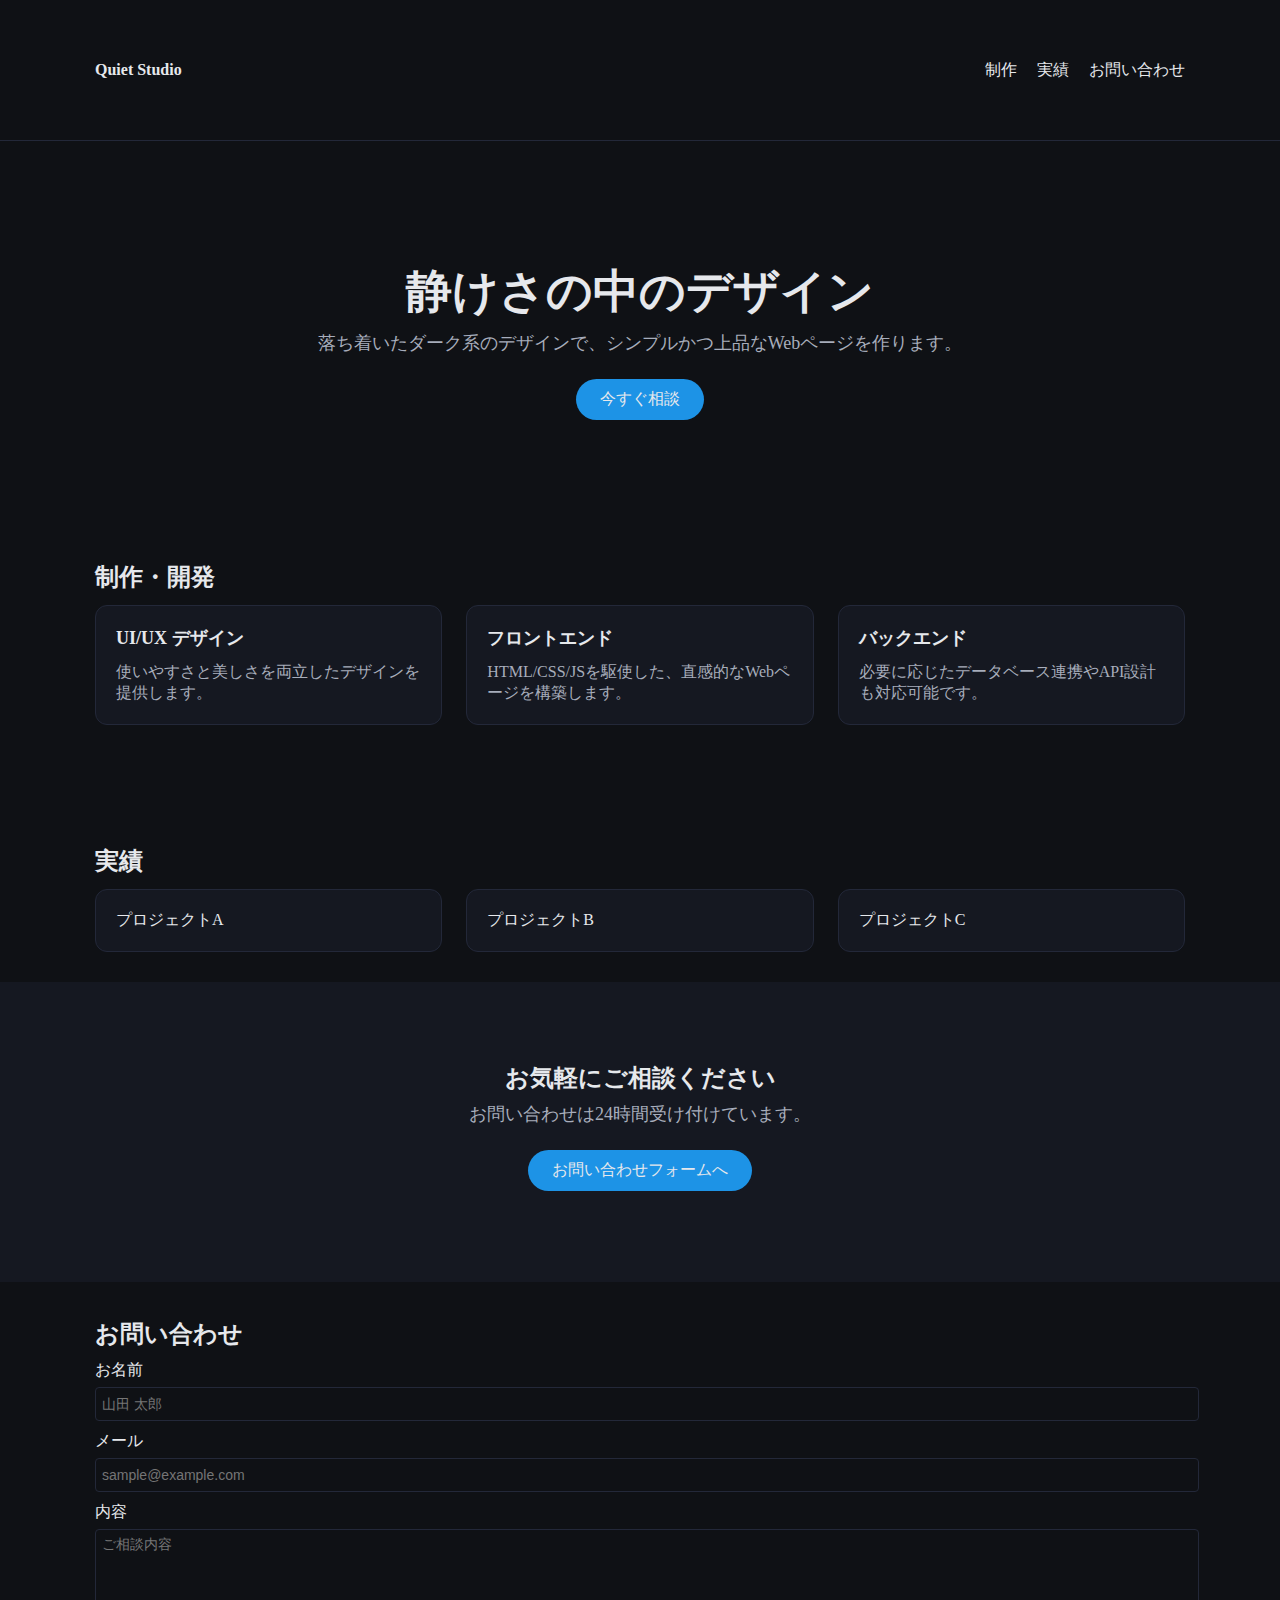
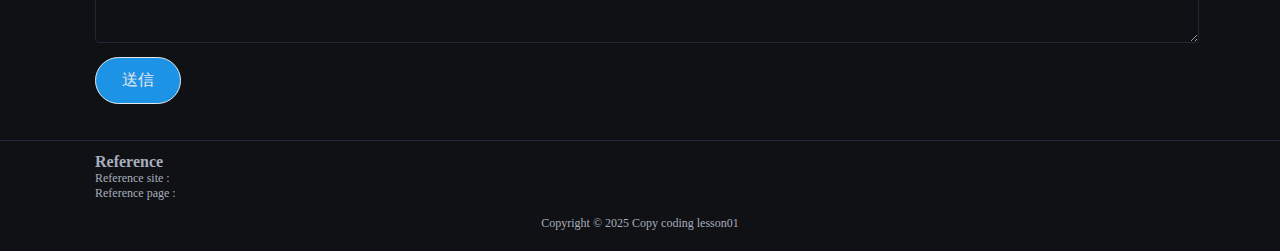
<file: index.html>
<!DOCTYPE html>
<html lang="ja">
<head>
    <meta charset="UTF-8">
    <meta name="viewport" content="width=device-width, initial-scale=1.0">
    <title>copy-coding.lesson01</title>

    <link rel="stylesheet" href="copy-coding.lesson01.css">


</head>
<body>

    <!-- header -->
    <div class="header-wrapper">
        <div class="container">
            <div class="header">
                <div class="header-left">
                    <h1><a href="#">Quiet Studio</a></h1>
                </div>
                <div class="header-right">
                    <ul>
                        <li><a href="#">制作</a></li>
                        <li><a href="#">実績</a></li>
                        <li><a href="#">お問い合わせ</a></li>
                    </ul>
                </div>
            </div>
        </div>
    </div>

    <!-- main -->
    <div class="main-wrapper">
        <div class="container">
            <div class="main-title">
                <h2>静けさの中のデザイン</h2>
                <p>落ち着いたダーク系のデザインで、シンプルかつ上品なWebページを作ります。</p>
            </div>
            <div class="main-btn">
                <a href="#" class="btn main-contact">今すぐ相談</a>
            </div>
        </div>
    </div>

    <!-- policy development -->
    <div class="policy-development-wrapper">
        <div class="container">
            <div class="wrap-title01">
                <h3 id="policy-development">制作・開発</h3>
            </div>
            <div class="content-box">
                <div class="content01">
                    <h4>UI/UX デザイン</h4>
                    <p>使いやすさと美しさを両立したデザインを提供します。</p>
                </div>
                <div class="content01">
                    <h4>フロントエンド</h4>
                    <p>HTML/CSS/JSを駆使した、直感的なWebページを構築します。</p>
                </div>
                <div class="content01">
                    <h4>バックエンド</h4>
                    <p>必要に応じたデータベース連携やAPI設計も対応可能です。</p>
                </div>
            </div>
        </div>
    </div>

    <!-- achievements -->
    <div class="achievements-wrapper">
        <div class="container">
            <div class="wrap-title02">
                <h3 id="achievements">実績</h3>
            </div>
            <div class="text-box">
                <div class="text01">
                    <p>プロジェクトA</p>
                </div>
                <div class="text01">
                    <p>プロジェクトB</p>
                </div>
                <div class="text01">
                    <p>プロジェクトC</p>
                </div>
            </div>  
        </div>
    </div>

    <!-- middle contact wrap -->
    <div class="middle-contact-wrapper">
        <div class="container">
            <div class="middle">
                <h3>お気軽にご相談ください</h3>
                <p>お問い合わせは24時間受け付けています。</p>
            </div>
            <div class="middle-btn">
                <a href="#" class="btn middle-contact">お問い合わせフォームへ</a>
            </div>
        </div>
    </div>
    
    <!-- contact from -->
    <div class="contact-from-wrapper">
        <div class="container">
            <div class="from-title">
                <h3 id="contact-from">お問い合わせ</h3>
            </div>
            <div class="input-area">
                <div class="name-area">
                    <p>お名前</p>
                    <input type="text" placeholder="山田 太郎">
                </div>
                <div class="mail-area">
                    <p>メール</p>
                    <input type="text" placeholder="sample@example.com">
                </div>
                <div class="text-area">
                    <p>内容</p>
                    <textarea placeholder="ご相談内容"></textarea>
                </div>
                <div class="contact-from-btn">
                    <a href="#" class="btn submit">送信</a>
                </div>
            </div>

        </div>
    </div>

    <!-- footer wrap -->
    <div class="footer-wrapper">
        <div class="container">
            <div class="footer">
                <h3>Reference</h3>
                <ul>
                    <li><a href="#">Reference site : </a></li>
                    <li><a href="#">Reference page : </a></li>
                </ul>
            </div>
            <p>Copyright &copy; 2025 Copy coding lesson01 </p>
        </div>
    </div>



</body>
</html>
</file>
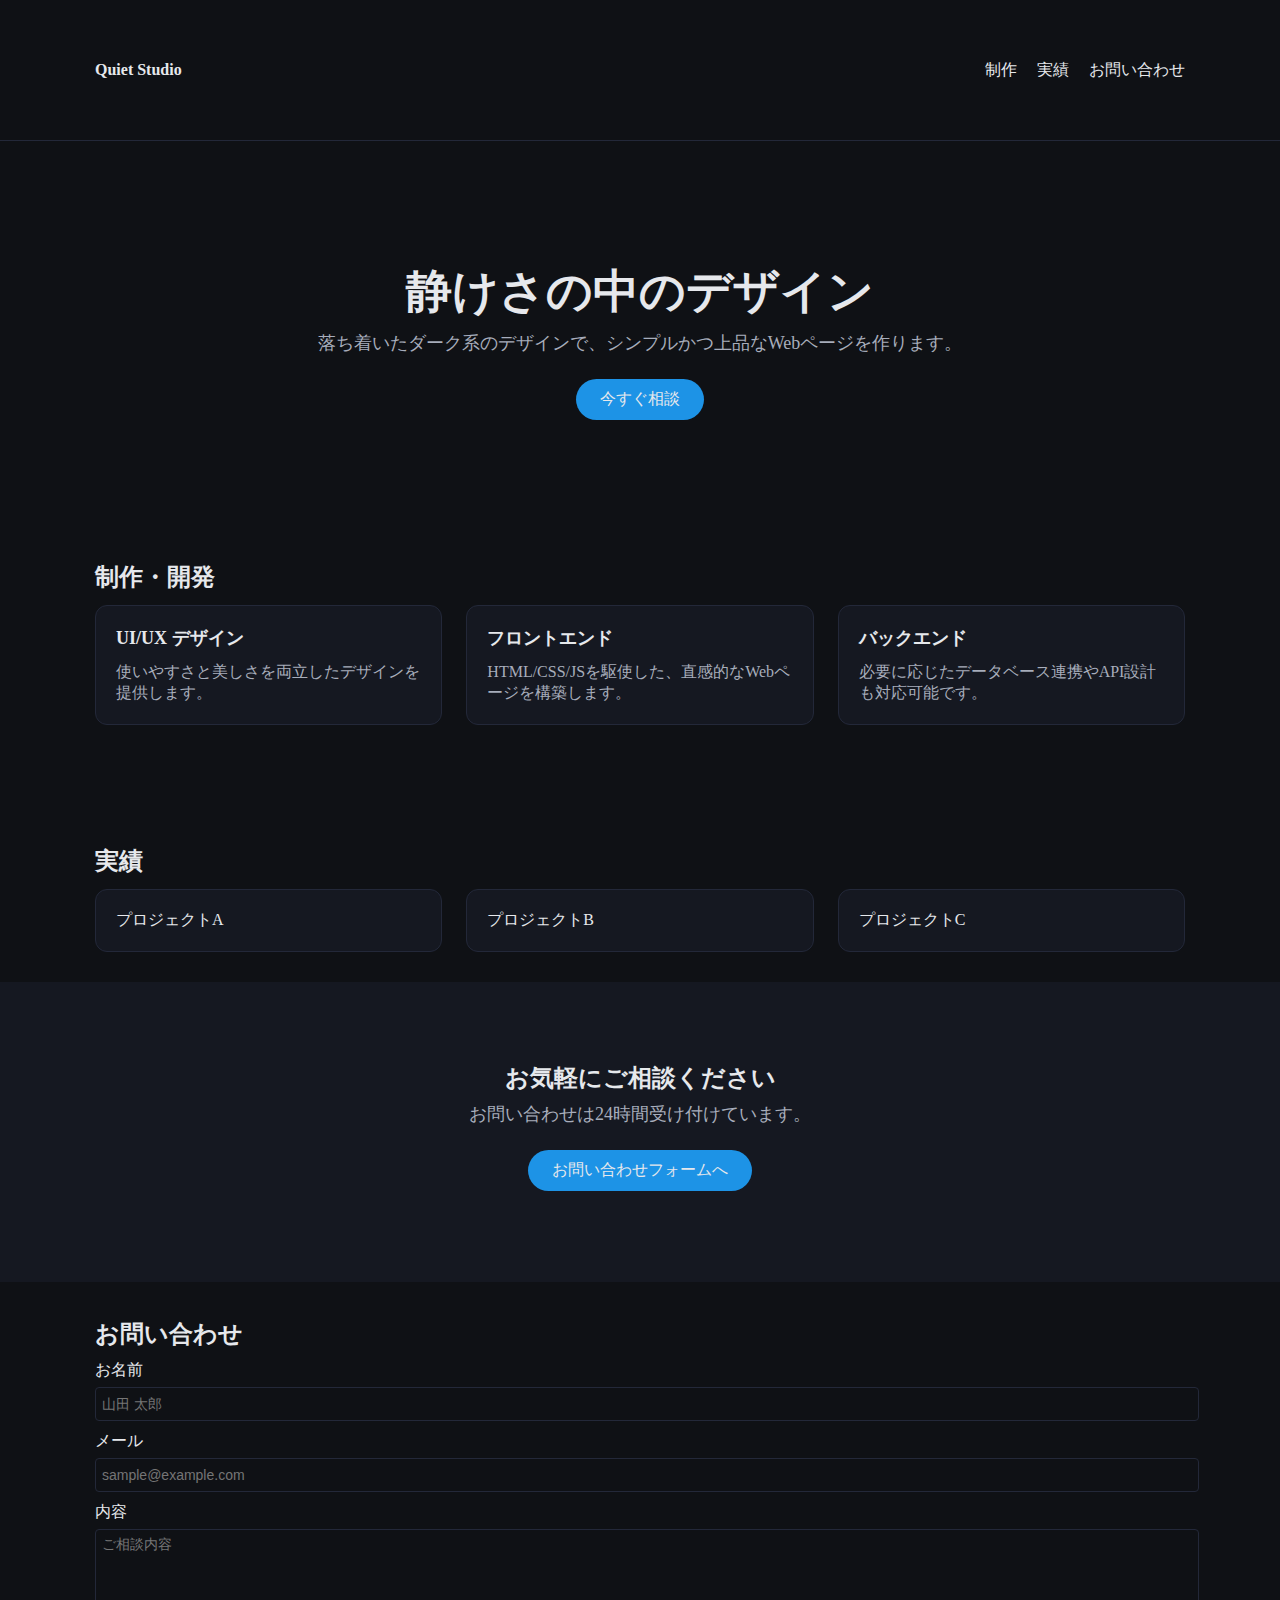
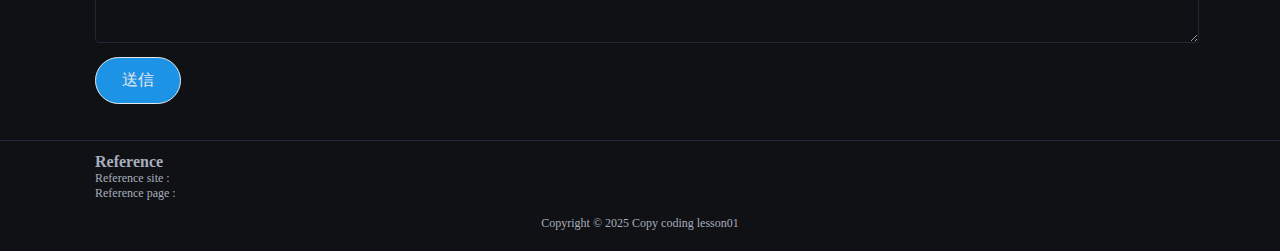
<file: copy-coding.lesson01.html>
<!DOCTYPE html>
<html lang="ja">
<head>
    <meta charset="UTF-8">
    <meta name="viewport" content="width=device-width, initial-scale=1.0">
    <title>copy-coding.lesson01</title>

    <link rel="stylesheet" href="copy-coding.lesson01.css">


</head>
<body>

    <!-- header -->
    <div class="header-wrapper">
        <div class="container">
            <div class="header">
                <div class="header-left">
                    <h1><a href="#">Quiet Studio</a></h1>
                </div>
                <div class="header-right">
                    <ul>
                        <li><a href="#">制作</a></li>
                        <li><a href="#">実績</a></li>
                        <li><a href="#">お問い合わせ</a></li>
                    </ul>
                </div>
            </div>
        </div>
    </div>

    <!-- main -->
    <div class="main-wrapper">
        <div class="container">
            <div class="main-title">
                <h2>静けさの中のデザイン</h2>
                <p>落ち着いたダーク系のデザインで、シンプルかつ上品なWebページを作ります。</p>
            </div>
            <div class="main-btn">
                <a href="#" class="btn main-contact">今すぐ相談</a>
            </div>
        </div>
    </div>

    <!-- policy development -->
    <div class="policy-development-wrapper">
        <div class="container">
            <div class="wrap-title01">
                <h3 id="policy-development">制作・開発</h3>
            </div>
            <div class="content-box">
                <div class="content01">
                    <h4>UI/UX デザイン</h4>
                    <p>使いやすさと美しさを両立したデザインを提供します。</p>
                </div>
                <div class="content01">
                    <h4>フロントエンド</h4>
                    <p>HTML/CSS/JSを駆使した、直感的なWebページを構築します。</p>
                </div>
                <div class="content01">
                    <h4>バックエンド</h4>
                    <p>必要に応じたデータベース連携やAPI設計も対応可能です。</p>
                </div>
            </div>
        </div>
    </div>

    <!-- achievements -->
    <div class="achievements-wrapper">
        <div class="container">
            <div class="wrap-title02">
                <h3 id="achievements">実績</h3>
            </div>
            <div class="text-box">
                <div class="text01">
                    <p>プロジェクトA</p>
                </div>
                <div class="text01">
                    <p>プロジェクトB</p>
                </div>
                <div class="text01">
                    <p>プロジェクトC</p>
                </div>
            </div>  
        </div>
    </div>

    <!-- middle contact wrap -->
    <div class="middle-contact-wrapper">
        <div class="container">
            <div class="middle">
                <h3>お気軽にご相談ください</h3>
                <p>お問い合わせは24時間受け付けています。</p>
            </div>
            <div class="middle-btn">
                <a href="#" class="btn middle-contact">お問い合わせフォームへ</a>
            </div>
        </div>
    </div>
    
    <!-- contact from -->
    <div class="contact-from-wrapper">
        <div class="container">
            <div class="from-title">
                <h3 id="contact-from">お問い合わせ</h3>
            </div>
            <div class="input-area">
                <div class="name-area">
                    <p>お名前</p>
                    <input type="text" placeholder="山田 太郎">
                </div>
                <div class="mail-area">
                    <p>メール</p>
                    <input type="text" placeholder="sample@example.com">
                </div>
                <div class="text-area">
                    <p>内容</p>
                    <textarea placeholder="ご相談内容"></textarea>
                </div>
                <div class="contact-from-btn">
                    <a href="#" class="btn submit">送信</a>
                </div>
            </div>

        </div>
    </div>

    <!-- footer wrap -->
    <div class="footer-wrapper">
        <div class="container">
            <div class="footer">
                <h3>Reference</h3>
                <ul>
                    <li><a href="#">Reference site : </a></li>
                    <li><a href="#">Reference page : </a></li>
                </ul>
            </div>
            <p>Copyright &copy; 2025 Copy coding lesson01 </p>
        </div>
    </div>



</body>
</html>
</file>
<file: copy-coding.lesson01.css>
* {
    padding: 0;
    margin: 0;
    background-color: #0f1115;
    color: #e6e8ec;

}

.container {
    max-width: 1170px;
    margin: 0 auto;
    text-align: center;

}

a {
    text-decoration: none;
    display: block;

}

li {
    list-style: none;
}

h1 {
    font-size: 16px;

}

h2 {
    font-size: 46px;
    font-family: 'Playfair Display', serif;
}

h3 {
    font-size: 24px;
    font-family: 'Playfair Display', serif;

}

h4 {
    background-color: #151821;
    font-size: 18px;
    font-family: 'Playfair Display', serif;
    margin-bottom: 12px;
    text-align: left;

}

.btn {
    border-radius: 30px;
    
}

/* header wrapper */
.header-wrapper {
    background-color: #0f1115;
    height: 140px;
    border-bottom: 1px solid #232839;

}

.header {
    display: flex;
    justify-content: space-between;
    align-items: center;
    line-height: 140px;
    width: 100%;

}

.header-left {
    margin-left: 40px;
    font-size: 8px;


}

.header-left h1 a {
    color: #e6e8ec;

}

.header-left h1 a:hover {
    opacity: 0.7;
}

.header-right {
    margin-right: 40px;

}

.header-right ul {
    display: flex;
    justify-content: space-between;
    align-items: center;

}

.header-right li {
    padding-left: 20px;

}


.header-right li a {
    color: #e6e8ec;
}

.header-right li a:hover {
    opacity: 0.7;

}

/* main wrapper */
.main-wrapper {
    background-color: #0f1115;
    height: 180px;

}
.main-title {
    margin-top: 120px;

}

.main-title p {
    color: #a7adbb;
    font-size: 18px;
    padding-top: 8px;

}

.main-btn a {
    display: inline-block;
    color: #e6e8ec;
    background-color: rgb(29, 147, 230);

}

.main-contact {
    padding: 10px 24px;
    margin-top: 24px;
}

.main-btn a:hover {
opacity: 0.7;
}

/* policy development */
.policy-development-wrapper {
    margin-top: 120px
}

.wrap-title01 {
    text-align: left;
    margin-left: 40px;

}

.content-box {
    box-sizing: border-box;
    display: grid;
    grid-template-columns: repeat(auto-fit, minmax(240px, 1fr));
    gap: 24px;
    margin: 12px 40px 0 40px;

}

.content01 {
    background-color: #151821;
    border: 1px solid #232839;
    border-radius: 12px;
    padding: 20px
    
}

.content01 p {
    color: #a7adbb;
    background-color: #151821;
    text-align: left;    
}

/* achievements */
.achievements-wrapper {
    margin: 120px 0 30px 0;
}

.wrap-title02 {
    text-align: left;
    margin-left: 40px;

}

.text-box {
    box-sizing: border-box;
    display: grid;
    grid-template-columns: repeat(auto-fit, minmax(240px, 1fr));
    gap: 24px;
    margin: 12px 40px 0 40px;

}

.text01 {
    background-color: #151821;
    border: 1px solid #232839;
    border-radius: 12px;
    padding: 20px
    
}

.text01 p {
    background-color: #151821;
    text-align: left;

}

/* middle-contact-wrap */
.middle-contact-wrapper  {
    background-color: #151821;
    height: 300px;
    

}

.middle {
    background-color: #151821;
    padding-top: 80px;
}

.middle h3 {
    background-color: #151821;

}

.middle p {
    background-color: #151821;
    color: #a7adbb;
    font-size: 18px;
    padding-top: 8px;

}

.middle-btn {
    background-color: #151821;

}

.middle-btn a {
    display: inline-block;
    color: #e6e8ec;
    background-color: rgb(29, 147, 230);

}

.middle-contact {
    padding: 10px 24px;
    margin-top: 24px;
}

.middle-btn a:hover {
opacity: 0.7;
}

/* contact from */
.from-title {
    margin: 36px 0 0 40px;
    text-align: left;

}

.input-area {
    margin: 0 40px;
    text-align: left;
}

.input-area p {
    font-size: 16px;
    padding: 10px 0 6px 0;

}

input, textarea {
    border: 1px solid #232839;
    border-radius: 4px;
    width: 100%;
    font-size: 14px;
    padding: 6px;
}

input {
    height: 20px;
}

textarea {
    height: 100px;
}

.submit {
    display: inline-block;
    color: #e6e8ec;
    background-color: rgb(29, 147, 230);
    border: 1px solid #e6e8ec;
    padding: 12px 26px;
    margin: 10px 0 36px 0;

}

.submit:hover {
    opacity: 0.7;
}

/* footer wrap */
.footer-wrapper {
    border-top: 1px solid #232839;
    height: 100px;

}

.footer {
    color: #a7adbb;

    padding-top: 12px;
    margin-left: 40px;
}

.footer h3 {
    color: #a7adbb;
    font-size: 16px;
    text-align: left;
}

.footer li {
    font-size: 12px;
    text-align: justify;
}

.footer a {
    color: #a7adbb;

}

.footer-wrapper p {
    color: #a7adbb;
    padding: 15px 0 20px 0;
    font-size: 12px;

}
</file>
